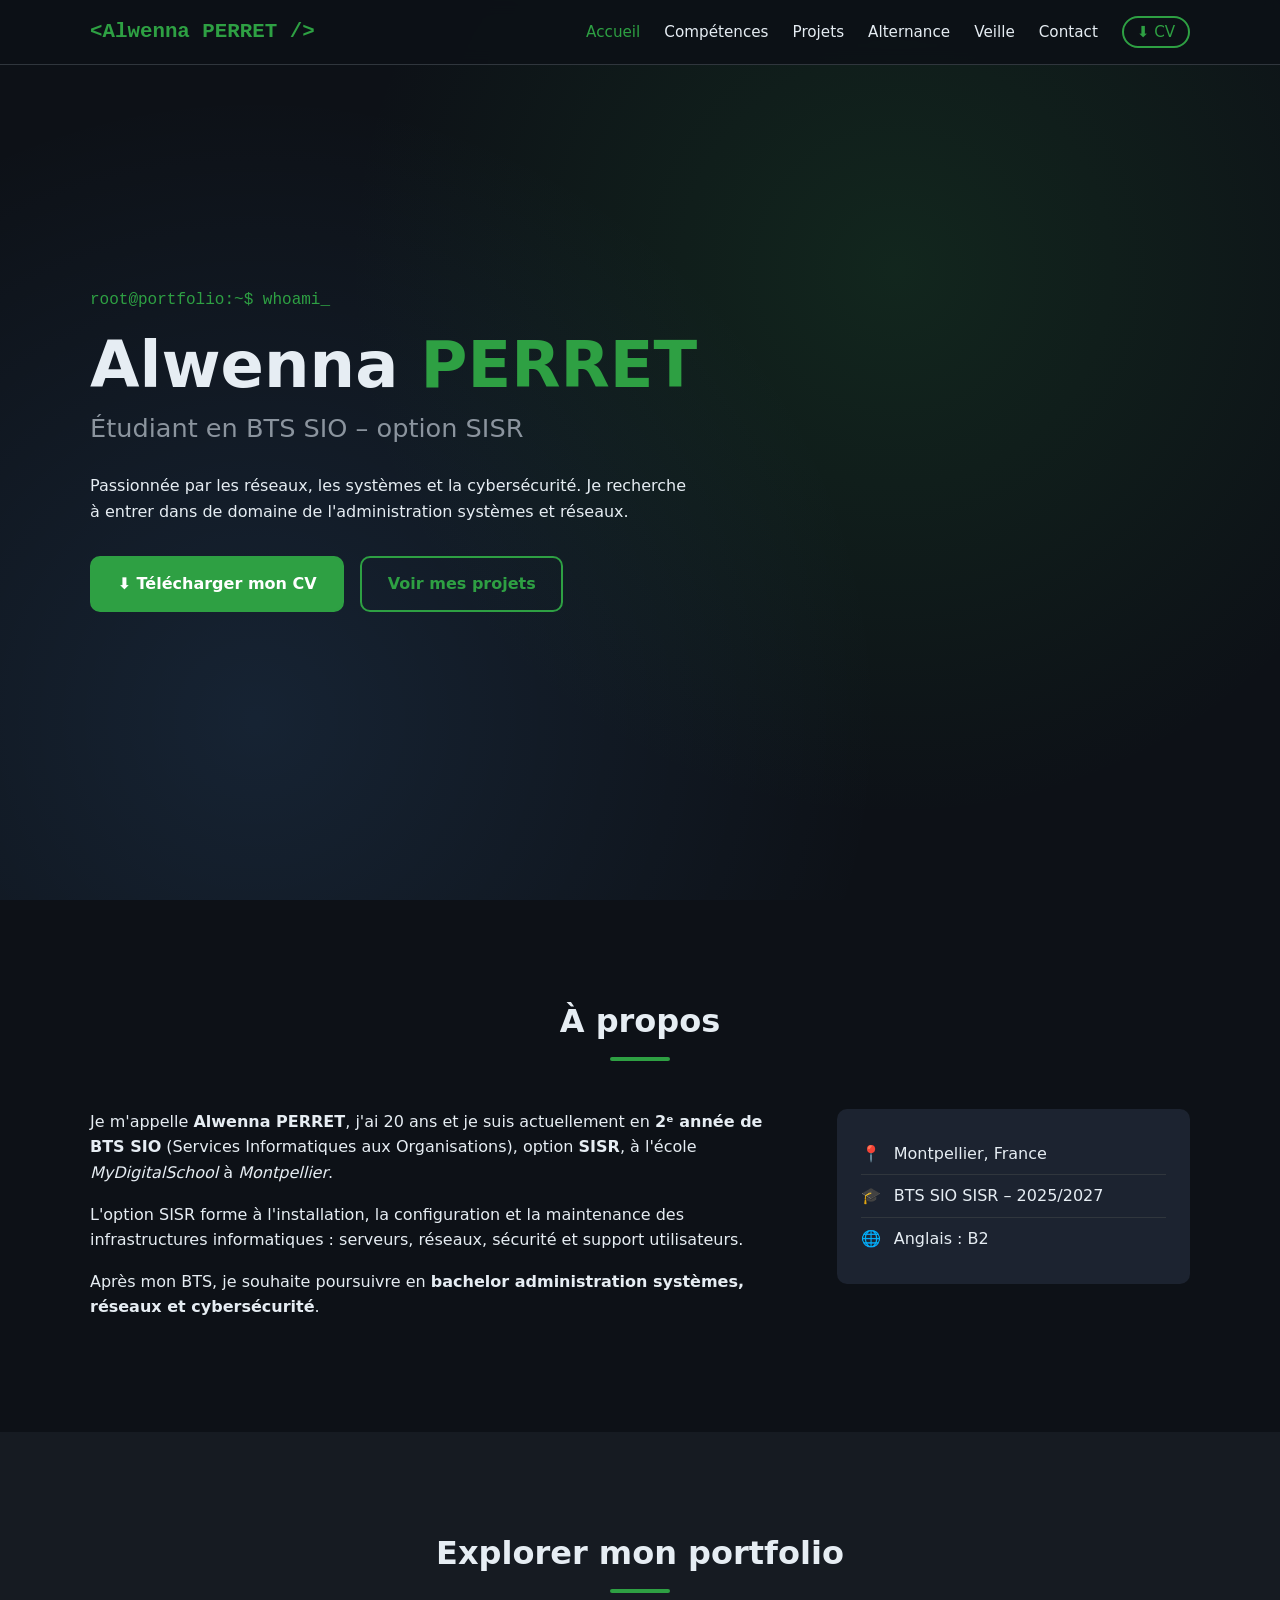
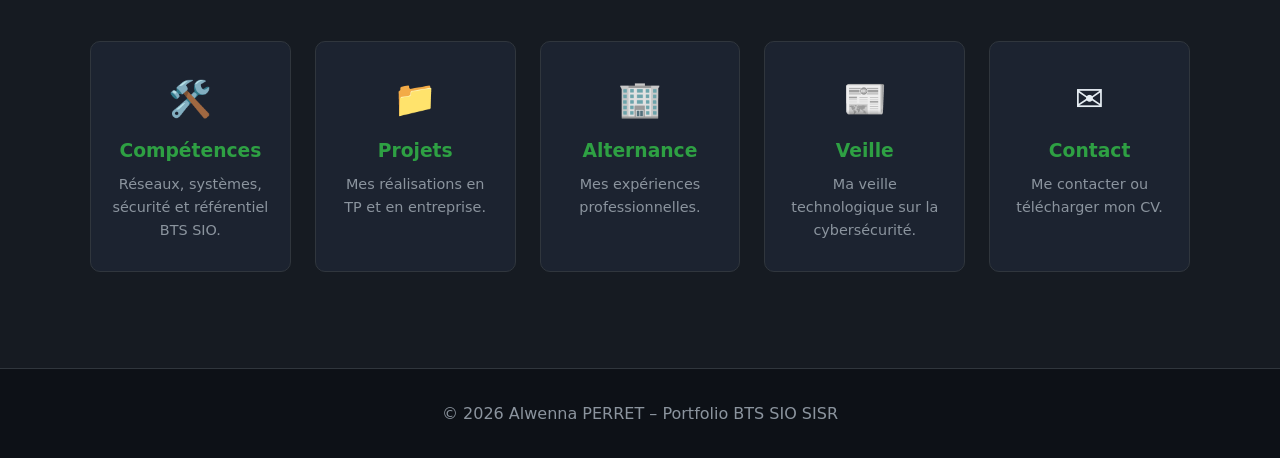
<file: index.html>
<!DOCTYPE html>
<html lang="fr">
<head>
  <meta charset="UTF-8">
  <meta name="viewport" content="width=device-width, initial-scale=1.0">
  <title>Accueil – Alwenna PERRET | BTS SIO SISR</title>
  <link rel="stylesheet" href="style.css">
</head>
<body>

  <!-- ========== MENU ========== -->
  <header class="header">
    <nav class="nav container">
      <a href="index.html" class="logo">&lt;Alwenna PERRET /&gt;</a>
      <button class="burger" id="burger" aria-label="Ouvrir le menu">
        <span></span><span></span><span></span>
      </button>
      <ul class="nav-links" id="navLinks">
        <li><a href="index.html">Accueil</a></li>
        <li><a href="competences.html">Compétences</a></li>
        <li><a href="projets.html">Projets</a></li>
        <li><a href="alternance.html">Alternance</a></li>
        <li><a href="veille.html">Veille</a></li>
        <li><a href="contact.html">Contact</a></li>
        <li><a href="CvAlwennaPerret.pdf" download="CvAlwennaPerret.pdf" class="nav-cv">⬇ CV</a></li>
      </ul>
    </nav>
  </header>

  <main>

    <section class="hero">
      <div class="container hero-content">
        <p class="terminal">root@portfolio:~$ <span id="typing"></span><span class="cursor">_</span></p>
        <h1>Alwenna <span class="accent">PERRET</span></h1>
        <h2>Étudiant en BTS SIO – option SISR</h2>
        <p class="hero-text">Passionnée par les réseaux, les systèmes et la cybersécurité.
          Je recherche à entrer dans de domaine de l'administration systèmes et réseaux.</p>
        <div class="hero-buttons">
          <a href="CvAlwennaPerret.pdf" download="CvAlwennaPerret.pdf" class="btn btn-primary">⬇ Télécharger mon CV</a>
          <a href="projets.html" class="btn btn-outline">Voir mes projets</a>
        </div>
      </div>
    </section>

    <section class="section">
      <div class="container">
        <h2 class="section-title">À propos</h2>
        <div class="about-grid">
          <div class="about-text">
            <p>Je m'appelle <strong>Alwenna PERRET</strong>, j'ai 20 ans et je suis actuellement en
              <strong>2ᵉ année de BTS SIO</strong> (Services Informatiques aux Organisations),
              option <strong>SISR</strong>, à l'école <em>MyDigitalSchool</em> à <em>Montpellier</em>.</p>
            <p>L'option SISR forme à l'installation, la configuration et la maintenance
              des infrastructures informatiques : serveurs, réseaux, sécurité et support utilisateurs.</p>
            <p>Après mon BTS, je souhaite poursuivre en <strong> bachelor
              administration systèmes, réseaux et cybersécurité</strong>.</p>
          </div>
          <ul class="about-info">
            <li><span>📍</span> Montpellier, France</li>
            <li><span>🎓</span> BTS SIO SISR – 2025/2027</li>
            <li><span>🌐</span> Anglais : B2</li>
          </ul>
        </div>
      </div>
    </section>

    <section class="section section-alt">
      <div class="container">
        <h2 class="section-title">Explorer mon portfolio</h2>
        <div class="home-grid">
          <a href="competences.html" class="home-card"><span>🛠️</span><h3>Compétences</h3><p>Réseaux, systèmes, sécurité et référentiel BTS SIO.</p></a>
          <a href="projets.html" class="home-card"><span>📁</span><h3>Projets</h3><p>Mes réalisations en TP et en entreprise.</p></a>
          <a href="stages.html" class="home-card"><span>🏢</span><h3>Alternance</h3><p>Mes expériences professionnelles.</p></a>
          <a href="veille.html" class="home-card"><span>📰</span><h3>Veille</h3><p>Ma veille technologique sur la cybersécurité.</p></a>
          <a href="contact.html" class="home-card"><span>✉️</span><h3>Contact</h3><p>Me contacter ou télécharger mon CV.</p></a>
        </div>
      </div>
    </section>

  </main>

  <button class="back-top" id="backTop" aria-label="Retour en haut">↑</button>

  <footer class="footer">
    <p>© <span id="year"></span> Alwenna PERRET – Portfolio BTS SIO SISR</p>
  </footer>

  <script src="script.js"></script>
</body>
</html>
</file>
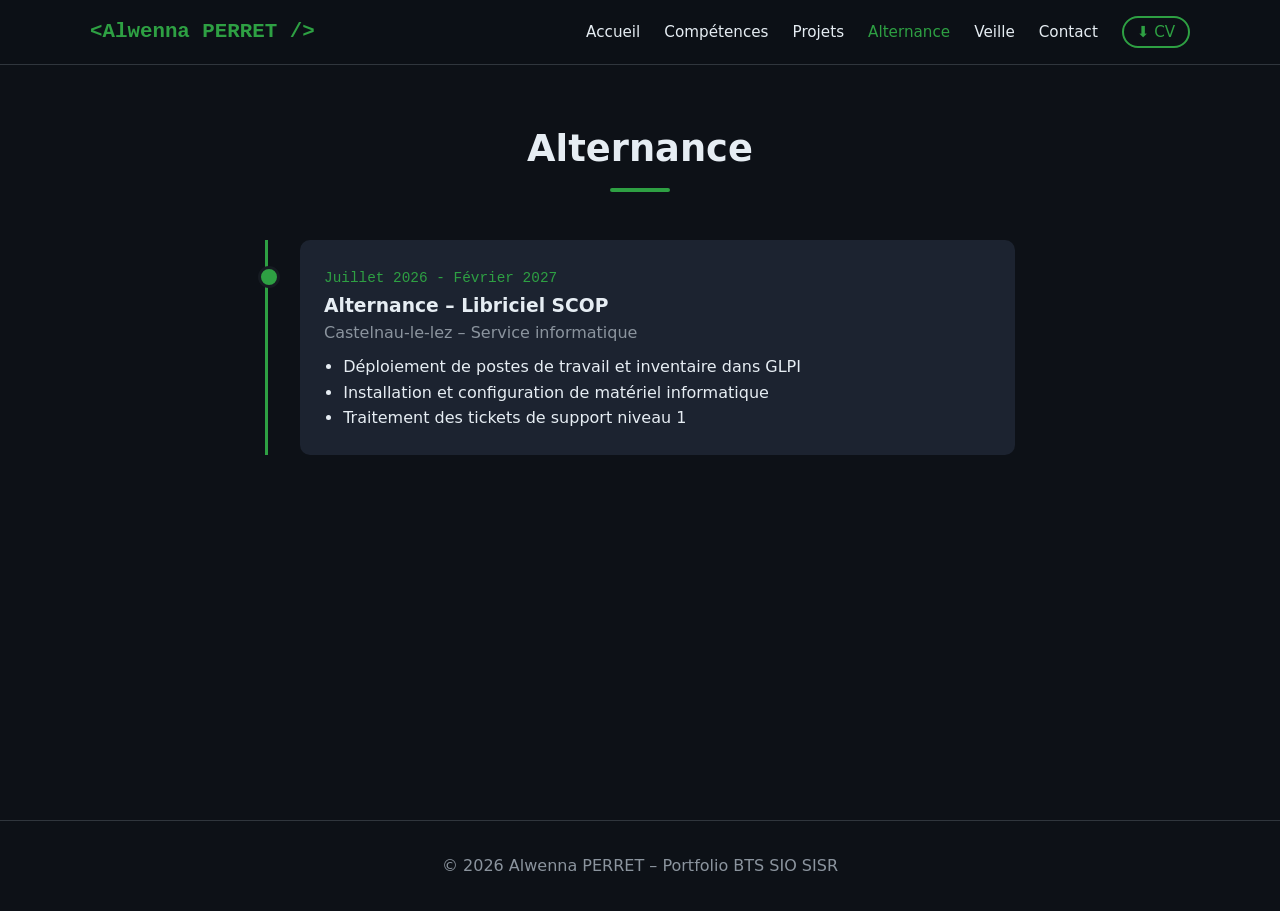
<file: alternance.html>
<!DOCTYPE html>
<html lang="fr">
<head>
  <meta charset="UTF-8">
  <meta name="viewport" content="width=device-width, initial-scale=1.0">
  <title>Stages – Alwenna PERRET | BTS SIO SISR</title>
  <link rel="stylesheet" href="style.css">
</head>
<body>

  <!-- ========== MENU ========== -->
  <header class="header">
    <nav class="nav container">
      <a href="index.html" class="logo">&lt;Alwenna PERRET /&gt;</a>
      <button class="burger" id="burger" aria-label="Ouvrir le menu">
        <span></span><span></span><span></span>
      </button>
      <ul class="nav-links" id="navLinks">
        <li><a href="index.html">Accueil</a></li>
        <li><a href="competences.html">Compétences</a></li>
        <li><a href="projets.html">Projets</a></li>
        <li><a href="alternance.html">Alternance</a></li>
        <li><a href="veille.html">Veille</a></li>
        <li><a href="contact.html">Contact</a></li>
        <li><a href="CvAlwennaPerret.pdf" download="CvAlwennaPerret.pdf" class="nav-cv">⬇ CV</a></li>
      </ul>
    </nav>
  </header>

  <main>

    <section class="section page">
      <div class="container">
        <h1 class="section-title">Alternance</h1>
        <div class="timeline">
          <div class="timeline-item">
            <span class="timeline-date">Juillet 2026 - Février 2027</span>
            <h3>Alternance  – Libriciel SCOP</h3>
            <p>Castelnau-le-lez – Service informatique</p>
            <ul>
              <li>Déploiement de postes de travail et inventaire dans GLPI</li>
              <li>Installation et configuration de matériel informatique</li>
              <li>Traitement des tickets de support niveau 1</li>
            </ul>
          </div>
        </div>
      </div>
    </section>

  </main>

  <button class="back-top" id="backTop" aria-label="Retour en haut">↑</button>

  <footer class="footer">
    <p>© <span id="year"></span> Alwenna PERRET – Portfolio BTS SIO SISR</p>
  </footer>

  <script src="script.js"></script>
</body>
</html>
</file>
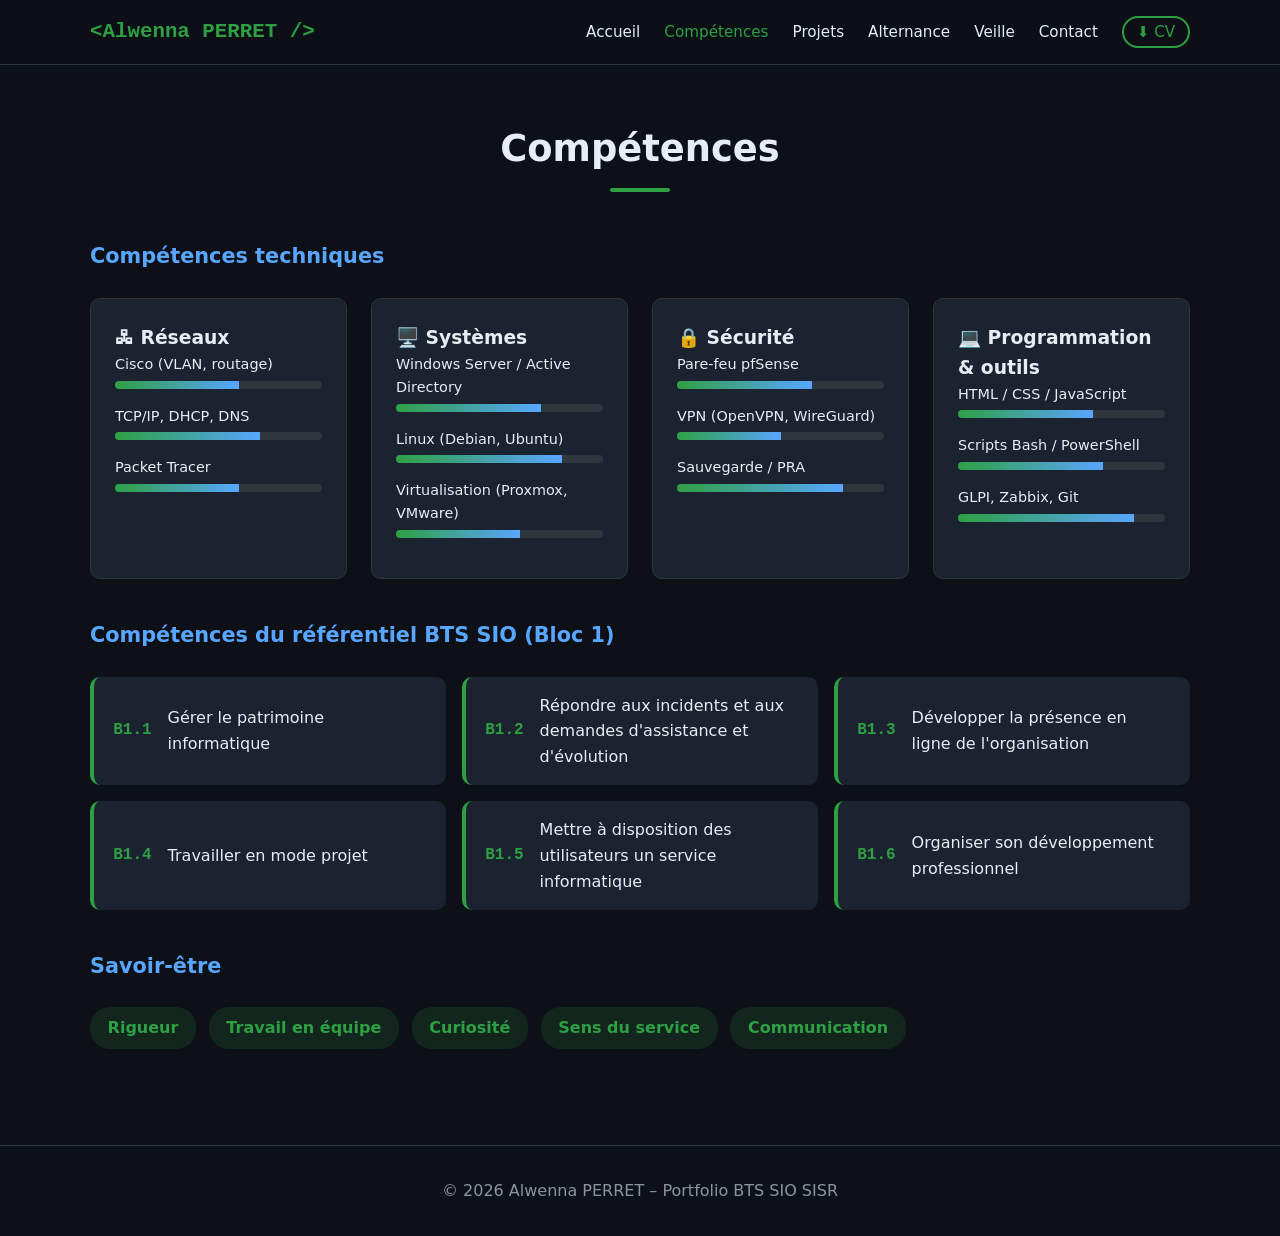
<file: competences.html>
<!DOCTYPE html>
<html lang="fr">
<head>
  <meta charset="UTF-8">
  <meta name="viewport" content="width=device-width, initial-scale=1.0">
  <title>Compétences – Alwenna PERRET | BTS SIO SISR</title>
  <link rel="stylesheet" href="style.css">
</head>
<body>

  <!-- ========== MENU ========== -->
  <header class="header">
    <nav class="nav container">
      <a href="index.html" class="logo">&lt;Alwenna PERRET /&gt;</a>
      <button class="burger" id="burger" aria-label="Ouvrir le menu">
        <span></span><span></span><span></span>
      </button>
      <ul class="nav-links" id="navLinks">
        <li><a href="index.html">Accueil</a></li>
        <li><a href="competences.html">Compétences</a></li>
        <li><a href="projets.html">Projets</a></li>
        <li><a href="alternance.html">Alternance</a></li>
        <li><a href="veille.html">Veille</a></li>
        <li><a href="contact.html">Contact</a></li>
        <li><a href="CvAlwennaPerret.pdf" download="CvAlwennaPerret.pdf" class="nav-cv">⬇ CV</a></li>
      </ul>
    </nav>
  </header>

  <main>

    <section class="section page">
      <div class="container">
        <h1 class="section-title">Compétences</h1>

        <h2 class="sub-title">Compétences techniques</h2>
        <div class="skills-grid">
          <div class="skill-card">
            <h3>🖧 Réseaux</h3>
            <div class="skill"><span>Cisco (VLAN, routage)</span><div class="bar"><div class="fill" data-level="60"></div></div></div>
            <div class="skill"><span>TCP/IP, DHCP, DNS</span><div class="bar"><div class="fill" data-level="70"></div></div></div>
            <div class="skill"><span>Packet Tracer </span><div class="bar"><div class="fill" data-level="60"></div></div></div>
          </div>
          <div class="skill-card">
            <h3>🖥️ Systèmes</h3>
            <div class="skill"><span>Windows Server / Active Directory</span><div class="bar"><div class="fill" data-level="70"></div></div></div>
            <div class="skill"><span>Linux (Debian, Ubuntu)</span><div class="bar"><div class="fill" data-level="80"></div></div></div>
            <div class="skill"><span>Virtualisation (Proxmox, VMware)</span><div class="bar"><div class="fill" data-level="60"></div></div></div>
          </div>
          <div class="skill-card">
            <h3>🔒 Sécurité</h3>
            <div class="skill"><span>Pare-feu pfSense</span><div class="bar"><div class="fill" data-level="65"></div></div></div>
            <div class="skill"><span>VPN (OpenVPN, WireGuard)</span><div class="bar"><div class="fill" data-level="50"></div></div></div>
            <div class="skill"><span>Sauvegarde / PRA</span><div class="bar"><div class="fill" data-level="80"></div></div></div>
          </div>
          <div class="skill-card">
            <h3>💻 Programmation & outils</h3>
            <div class="skill"><span>HTML / CSS / JavaScript</span><div class="bar"><div class="fill" data-level="65"></div></div></div>
            <div class="skill"><span>Scripts Bash / PowerShell</span><div class="bar"><div class="fill" data-level="70"></div></div></div>
            <div class="skill"><span>GLPI, Zabbix, Git</span><div class="bar"><div class="fill" data-level="85"></div></div></div>
          </div>
        </div>

        <h2 class="sub-title">Compétences du référentiel BTS SIO (Bloc 1)</h2>
        <div class="ref-grid">
          <div class="ref-card"><span class="ref-num">B1.1</span>Gérer le patrimoine informatique</div>
          <div class="ref-card"><span class="ref-num">B1.2</span>Répondre aux incidents et aux demandes d'assistance et d'évolution</div>
          <div class="ref-card"><span class="ref-num">B1.3</span>Développer la présence en ligne de l'organisation</div>
          <div class="ref-card"><span class="ref-num">B1.4</span>Travailler en mode projet</div>
          <div class="ref-card"><span class="ref-num">B1.5</span>Mettre à disposition des utilisateurs un service informatique</div>
          <div class="ref-card"><span class="ref-num">B1.6</span>Organiser son développement professionnel</div>
        </div>

        <h2 class="sub-title">Savoir-être</h2>
        <div class="soft-grid">
          <span class="soft">Rigueur</span><span class="soft">Travail en équipe</span>
          <span class="soft">Curiosité</span><span class="soft">Sens du service</span><span class="soft">Communication</span>
        </div>
      </div>
    </section>

  </main>

  <button class="back-top" id="backTop" aria-label="Retour en haut">↑</button>

  <footer class="footer">
    <p>© <span id="year"></span> Alwenna PERRET – Portfolio BTS SIO SISR</p>
  </footer>

  <script src="script.js"></script>
</body>
</html>
</file>
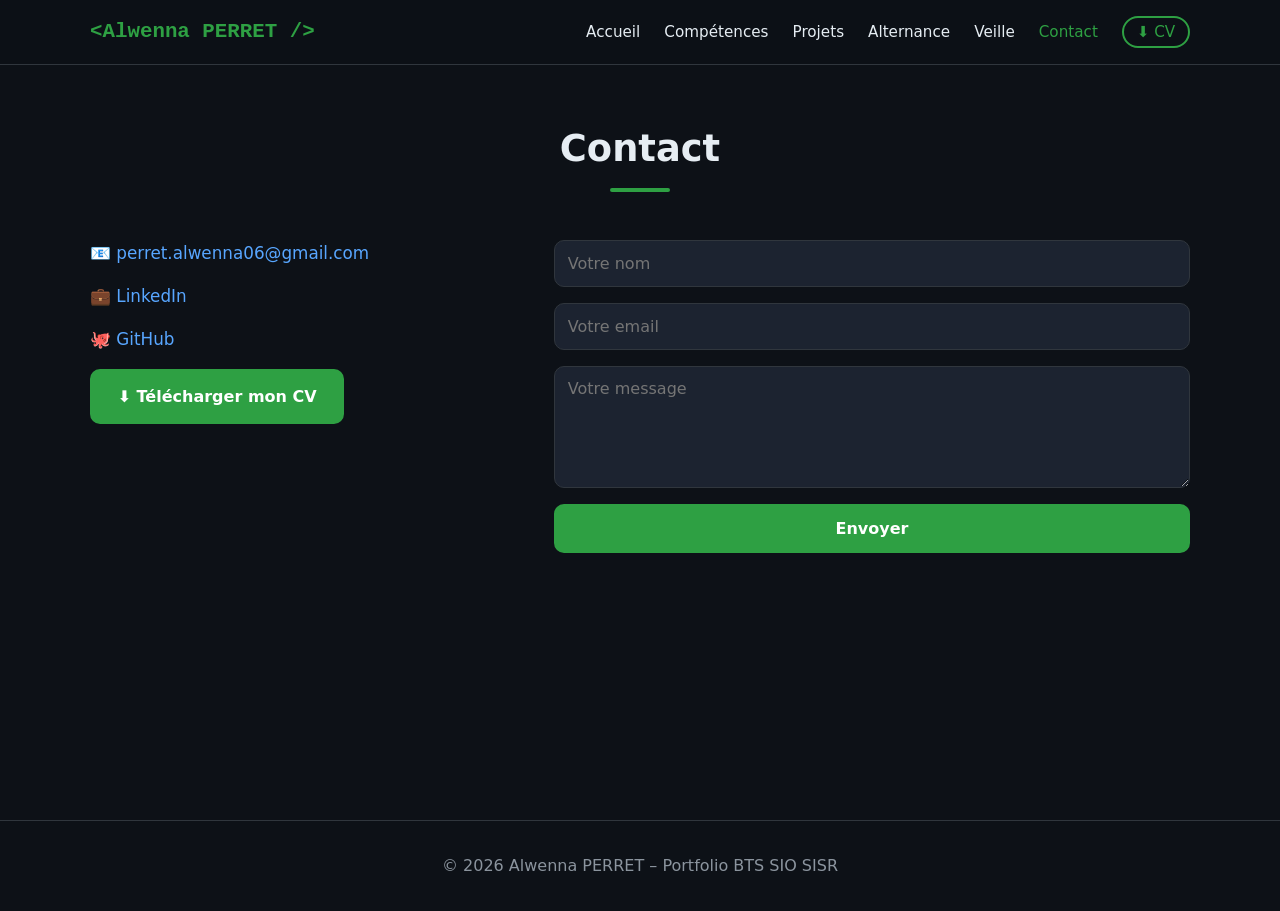
<file: contact.html>
<!DOCTYPE html>
<html lang="fr">
<head>
  <meta charset="UTF-8">
  <meta name="viewport" content="width=device-width, initial-scale=1.0">
  <title>Contact – Alwenna PERRET | BTS SIO SISR</title>
  <link rel="stylesheet" href="style.css">
</head>
<body>

  <!-- ========== MENU ========== -->
  <header class="header">
    <nav class="nav container">
      <a href="index.html" class="logo">&lt;Alwenna PERRET /&gt;</a>
      <button class="burger" id="burger" aria-label="Ouvrir le menu">
        <span></span><span></span><span></span>
      </button>
      <ul class="nav-links" id="navLinks">
        <li><a href="index.html">Accueil</a></li>
        <li><a href="competences.html">Compétences</a></li>
        <li><a href="projets.html">Projets</a></li>
        <li><a href="alternance.html">Alternance</a></li>
        <li><a href="veille.html">Veille</a></li>
        <li><a href="contact.html">Contact</a></li>
        <li><a href="CvAlwennaPerret.pdf" download="CvAlwennaPerret.pdf" class="nav-cv">⬇ CV</a></li>
      </ul>
    </nav>
  </header>

  <main>

    <section class="section page">
      <div class="container">
        <h1 class="section-title">Contact</h1>
        <div class="contact-grid">
          <div class="contact-info">
            <p>📧 <a href="mailto:perret.alwenna06@gmail.com">perret.alwenna06@gmail.com</a></p>
            <p>💼 <a href="https://www.linkedin.com/in/alwenna-perret-4866b2327" target="_blank" rel="noopener">LinkedIn</a></p>
            <p>🐙 <a href="https://github.com/alwenna-perret" target="_blank" rel="noopener">GitHub</a></p>
            <a href="cv.pdf" download="Cv Alternance.pdf" class="btn btn-primary">⬇ Télécharger mon CV</a>
          </div>
          <form class="contact-form" id="contactForm" novalidate>
            <input type="text" id="nom" placeholder="Votre nom" required>
            <input type="email" id="email" placeholder="Votre email" required>
            <textarea id="message" rows="5" placeholder="Votre message" required></textarea>
            <button type="submit" class="btn btn-primary">Envoyer</button>
            <p class="form-msg" id="formMsg"></p>
          </form>
        </div>
      </div>
    </section>

  </main>

  <button class="back-top" id="backTop" aria-label="Retour en haut">↑</button>

  <footer class="footer">
    <p>© <span id="year"></span> Alwenna PERRET – Portfolio BTS SIO SISR</p>
  </footer>

  <script src="script.js"></script>
</body>
</html>
</file>
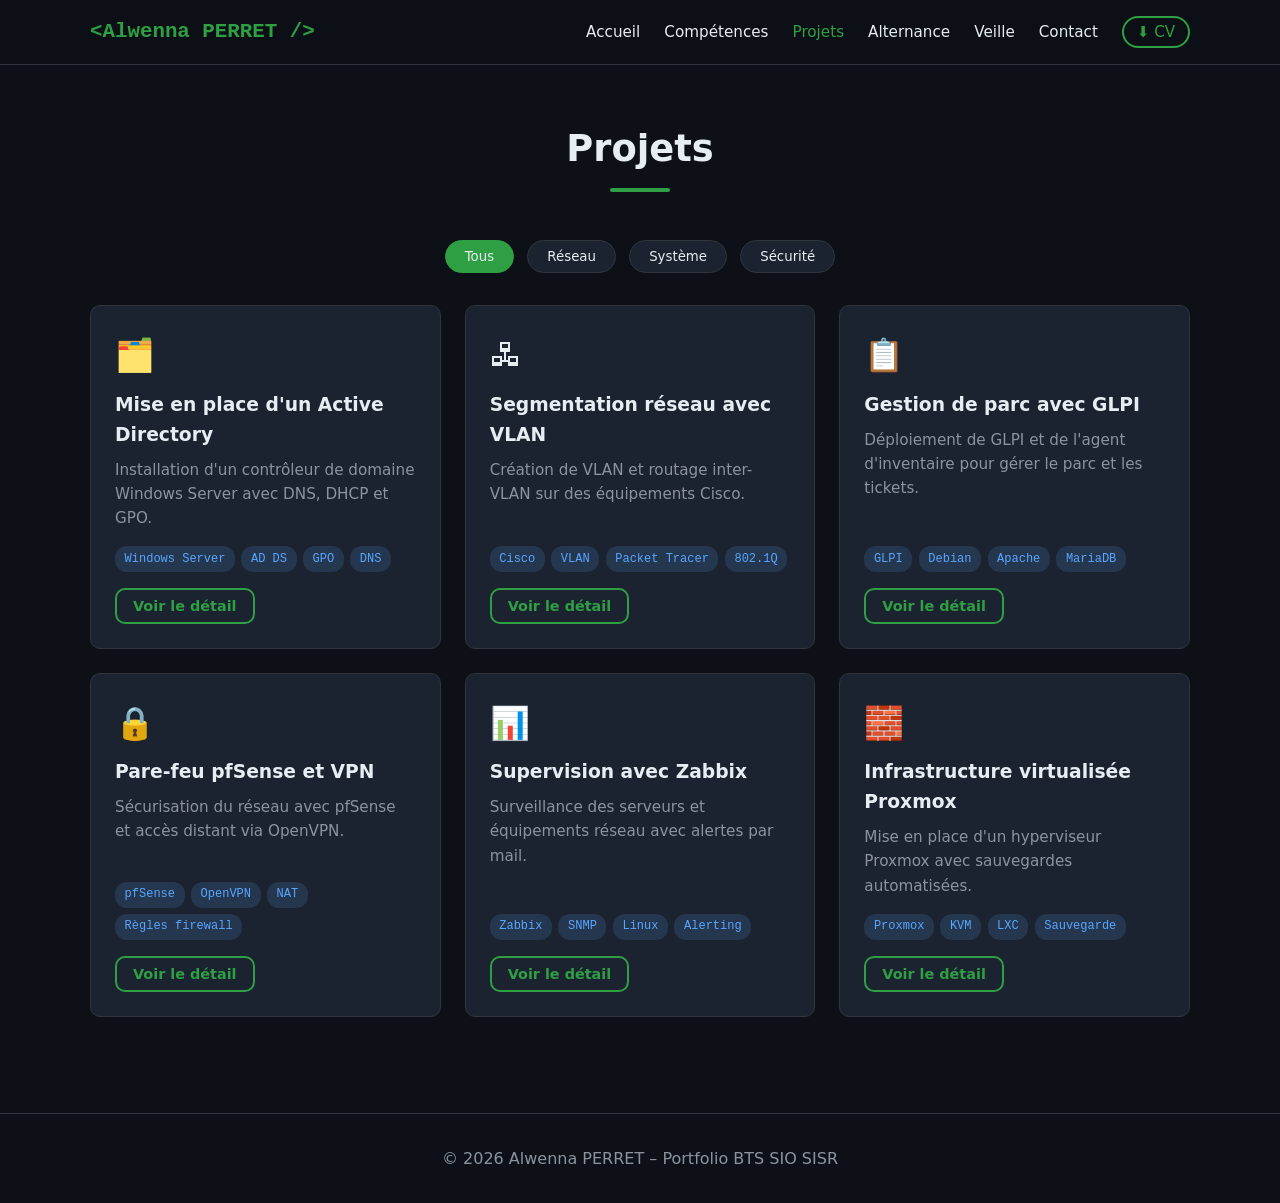
<file: projets.html>
<!DOCTYPE html>
<html lang="fr">
<head>
  <meta charset="UTF-8">
  <meta name="viewport" content="width=device-width, initial-scale=1.0">
  <title>Projets – Alwenna PERRET | BTS SIO SISR</title>
  <link rel="stylesheet" href="style.css">
</head>
<body>

  <!-- ========== MENU ========== -->
  <header class="header">
    <nav class="nav container">
      <a href="index.html" class="logo">&lt;Alwenna PERRET /&gt;</a>
      <button class="burger" id="burger" aria-label="Ouvrir le menu">
        <span></span><span></span><span></span>
      </button>
      <ul class="nav-links" id="navLinks">
        <li><a href="index.html">Accueil</a></li>
        <li><a href="competences.html">Compétences</a></li>
        <li><a href="projets.html">Projets</a></li>
        <li><a href="alternance.html">Alternance</a></li>
        <li><a href="veille.html">Veille</a></li>
        <li><a href="contact.html">Contact</a></li>
        <li><a href="CvAlwennaPerret.pdf" download="CvAlwennaPerret.pdf" class="nav-cv">⬇ CV</a></li>
      </ul>
    </nav>
  </header>

  <main>

    <section class="section page">
      <div class="container">
        <h1 class="section-title">Projets</h1>
        <div class="filters">
          <button class="filter active" data-filter="all">Tous</button>
          <button class="filter" data-filter="reseau">Réseau</button>
          <button class="filter" data-filter="systeme">Système</button>
          <button class="filter" data-filter="securite">Sécurité</button>
        </div>
        <!-- Les cartes sont générées par script.js à partir du tableau "projets" -->
        <div class="projects-grid" id="projectsGrid"></div>
      </div>
    </section>

  </main>

  <!-- ========== FENÊTRE DÉTAIL PROJET ========== -->
  <div class="modal" id="modal">
    <div class="modal-content">
      <button class="modal-close" id="modalClose" aria-label="Fermer">&times;</button>
      <div id="modalBody"></div>
    </div>
  </div>

  <button class="back-top" id="backTop" aria-label="Retour en haut">↑</button>

  <footer class="footer">
    <p>© <span id="year"></span> Alwenna PERRET – Portfolio BTS SIO SISR</p>
  </footer>

  <script src="script.js"></script>
</body>
</html>
</file>
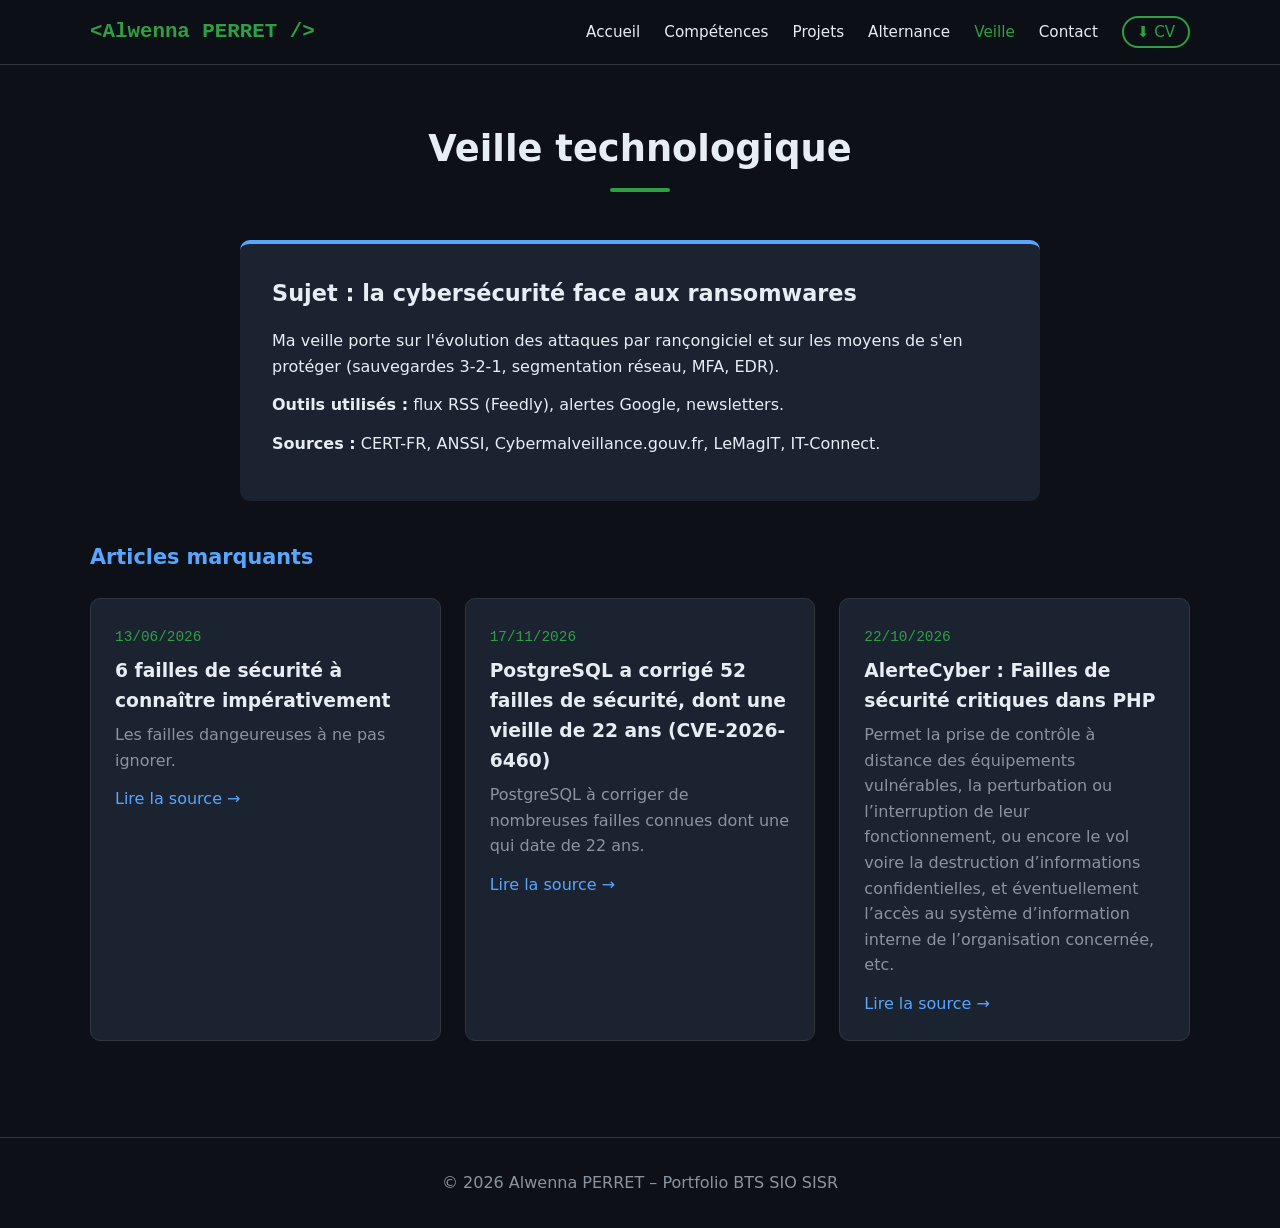
<file: veille.html>
<!DOCTYPE html>
<html lang="fr">
<head>
  <meta charset="UTF-8">
  <meta name="viewport" content="width=device-width, initial-scale=1.0">
  <title>Veille technologique – Alwenna PERRET | BTS SIO SISR</title>
  <link rel="stylesheet" href="style.css">
</head>
<body>

  <!-- ========== MENU ========== -->
  <header class="header">
    <nav class="nav container">
      <a href="index.html" class="logo">&lt;Alwenna PERRET /&gt;</a>
      <button class="burger" id="burger" aria-label="Ouvrir le menu">
        <span></span><span></span><span></span>
      </button>
      <ul class="nav-links" id="navLinks">
        <li><a href="index.html">Accueil</a></li>
        <li><a href="competences.html">Compétences</a></li>
        <li><a href="projets.html">Projets</a></li>
        <li><a href="alternance.html">Alternance</a></li>
        <li><a href="veille.html">Veille</a></li>
        <li><a href="contact.html">Contact</a></li>
        <li><a href="cv.pdf" download="CvAlwennaPerret.pdf" class="nav-cv">⬇ CV</a></li>
      </ul>
    </nav>
  </header>

  <main>

    <section class="section page">
      <div class="container">
        <h1 class="section-title">Veille technologique</h1>
        <div class="veille-box">
          <h2>Sujet : la cybersécurité face aux ransomwares</h2>
          <p>Ma veille porte sur l'évolution des attaques par rançongiciel et sur les moyens
            de s'en protéger (sauvegardes 3-2-1, segmentation réseau, MFA, EDR).</p>
          <p><strong>Outils utilisés :</strong> flux RSS (Feedly), alertes Google, newsletters.</p>
          <p><strong>Sources :</strong> CERT-FR, ANSSI, Cybermalveillance.gouv.fr, LeMagIT, IT-Connect.</p>
        </div>

        <h2 class="sub-title">Articles marquants</h2>
        <div class="articles">
          <article class="article-card">
            <span class="timeline-date">13/06/2026</span>
            <h3>6 failles de sécurité à connaître impérativement</h3>
            <p>Les failles dangeureuses à ne pas ignorer.</p>
            <a href="https://www.cyberuniversity.com/post/failles-de-securite-connaitre" target="_blank" rel="noopener">Lire la source →</a>
          </article>
          <article class="article-card">
            <span class="timeline-date">17/11/2026</span>
            <h3>PostgreSQL a corrigé 52 failles de sécurité, dont une vieille de 22 ans (CVE-2026-6460) </h3>
            <p>PostgreSQL à corriger de nombreuses failles connues dont une qui date de 22 ans.</p>
            <a href="https://www.it-connect.fr/postgresql-52-failles-cve-2026-6460-mise-a-jour/" target="_blank" rel="noopener">Lire la source →</a>
          </article>
          <article class="article-card">
            <span class="timeline-date">22/10/2026</span>
            <h3>AlerteCyber : Failles de sécurité critiques dans PHP</h3>
            <p>Permet la prise de contrôle à distance des équipements vulnérables, la perturbation ou l’interruption de leur fonctionnement, ou encore le vol voire la destruction d’informations confidentielles, et éventuellement l’accès au système d’information interne de l’organisation concernée, etc. </p>
            <a href="https://www.cybermalveillance.gouv.fr/tous-nos-contenus/actualites/alerte-cyber-failles-de-securite-critiques-dans-php-202610" target="_blank" rel="noopener">Lire la source →</a>
          </article>
        </div>
      </div>
    </section>

  </main>

  <button class="back-top" id="backTop" aria-label="Retour en haut">↑</button>

  <footer class="footer">
    <p>© <span id="year"></span> Alwenna PERRET – Portfolio BTS SIO SISR</p>
  </footer>

  <script src="script.js"></script>
</body>
</html>
</file>
<file: style.css>
/* ===================== VARIABLES ===================== */
:root {
  --bg: #0d1117;
  --bg-alt: #161b22;
  --card: #1c2330;
  --text: #e6edf3;
  --muted: #8b949e;
  --accent: #2ea043;
  --accent-2: #58a6ff;
  --radius: 10px;
  --font: "Segoe UI", system-ui, -apple-system, sans-serif;
  --mono: "Consolas", "Courier New", monospace;
}

* { margin: 0; padding: 0; box-sizing: border-box; }
html { scroll-behavior: smooth; }
body { font-family: var(--font); background: var(--bg); color: var(--text); line-height: 1.6; }
a { color: var(--accent-2); text-decoration: none; }
a:hover { text-decoration: underline; }
.container { width: 90%; max-width: 1100px; margin: 0 auto; }
.accent { color: var(--accent); }
.center { text-align: center; margin-top: 2rem; }

/* ===================== NAVIGATION ===================== */
.header {
  position: fixed; top: 0; width: 100%; z-index: 100;
  background: rgba(13, 17, 23, 0.9); backdrop-filter: blur(8px);
  border-bottom: 1px solid #30363d;
}
.nav { display: flex; justify-content: space-between; align-items: center; height: 64px; }
.logo { font-family: var(--mono); font-size: 1.3rem; font-weight: bold; color: var(--accent); }
.logo:hover { text-decoration: none; }
.nav-links { display: flex; list-style: none; gap: 1.5rem; }
.nav-links a { color: var(--text); font-size: 0.95rem; transition: color .2s; }
.nav-links a:hover, .nav-links a.active { color: var(--accent); text-decoration: none; }
.burger { display: none; background: none; border: none; cursor: pointer; flex-direction: column; gap: 5px; }
.burger span { width: 26px; height: 3px; background: var(--text); border-radius: 2px; transition: .3s; }

/* ===================== ACCUEIL ===================== */
.hero {
  min-height: 100vh; display: flex; align-items: center;
  background: radial-gradient(circle at 70% 30%, rgba(46,160,67,.15), transparent 50%),
              radial-gradient(circle at 20% 80%, rgba(88,166,255,.12), transparent 50%);
}
.terminal { font-family: var(--mono); color: var(--accent); margin-bottom: 1rem; }
.cursor { animation: blink 1s infinite; }
@keyframes blink { 50% { opacity: 0; } }
.hero h1 { font-size: clamp(2.5rem, 6vw, 4rem); line-height: 1.1; }
.hero h2 { font-size: clamp(1.2rem, 3vw, 1.6rem); color: var(--muted); font-weight: 400; margin: .5rem 0 1.5rem; }
.hero-text { max-width: 600px; margin-bottom: 2rem; }
.hero-buttons { display: flex; gap: 1rem; flex-wrap: wrap; }

/* ===================== BOUTONS ===================== */
.btn {
  display: inline-block; padding: .8rem 1.6rem; border-radius: var(--radius);
  font-weight: 600; cursor: pointer; transition: transform .2s, background .2s; border: 2px solid var(--accent);
  font-size: 1rem; font-family: var(--font);
}
.btn:hover { transform: translateY(-2px); text-decoration: none; }
.btn-primary { background: var(--accent); color: #fff; }
.btn-primary:hover { background: #238636; }
.btn-outline { background: transparent; color: var(--accent); }
.btn-outline:hover { background: rgba(46,160,67,.1); }

/* ===================== SECTIONS ===================== */
.section { padding: 6rem 0; }
.section-alt { background: var(--bg-alt); }
.section-title { font-size: 2rem; text-align: center; margin-bottom: 3rem; position: relative; }
.section-title::after {
  content: ""; display: block; width: 60px; height: 4px; background: var(--accent);
  margin: .6rem auto 0; border-radius: 2px;
}
.sub-title { font-size: 1.3rem; margin: 2.5rem 0 1.5rem; color: var(--accent-2); }

/* Apparition au scroll */
.reveal { opacity: 0; transform: translateY(30px); transition: opacity .7s, transform .7s; }
.reveal.visible { opacity: 1; transform: none; }

/* ===================== À PROPOS ===================== */
.about-grid { display: grid; grid-template-columns: 2fr 1fr; gap: 2.5rem; align-items: start; }
.about-text p { margin-bottom: 1rem; }
.about-info { list-style: none; background: var(--card); padding: 1.5rem; border-radius: var(--radius); }
.about-info li { padding: .5rem 0; border-bottom: 1px solid #30363d; }
.about-info li:last-child { border: none; }
.about-info span { margin-right: .5rem; }

/* ===================== COMPÉTENCES ===================== */
.skills-grid { display: grid; grid-template-columns: repeat(auto-fit, minmax(240px, 1fr)); gap: 1.5rem; }
.skill-card { background: var(--card); padding: 1.5rem; border-radius: var(--radius); border: 1px solid #30363d; }
.skill-card h4 { margin-bottom: 1rem; font-size: 1.1rem; }
.skill { margin-bottom: 1rem; font-size: .9rem; }
.bar { height: 8px; background: #30363d; border-radius: 4px; overflow: hidden; margin-top: .3rem; }
.fill { height: 100%; width: 0; background: linear-gradient(90deg, var(--accent), var(--accent-2)); transition: width 1.2s ease; }

.ref-grid { display: grid; grid-template-columns: repeat(auto-fit, minmax(300px, 1fr)); gap: 1rem; }
.ref-card { background: var(--card); padding: 1rem 1.2rem; border-radius: var(--radius); border-left: 4px solid var(--accent); display: flex; gap: 1rem; align-items: center; }
.ref-num { font-family: var(--mono); color: var(--accent); font-weight: bold; }

/* ===================== PROJETS ===================== */
.filters { display: flex; justify-content: center; gap: .8rem; margin-bottom: 2rem; flex-wrap: wrap; }
.filter {
  background: var(--card); color: var(--text); border: 1px solid #30363d;
  padding: .5rem 1.2rem; border-radius: 20px; cursor: pointer; font-family: var(--font); transition: .2s;
}
.filter:hover, .filter.active { background: var(--accent); border-color: var(--accent); }
.projects-grid { display: grid; grid-template-columns: repeat(auto-fill, minmax(300px, 1fr)); gap: 1.5rem; }
.project-card {
  background: var(--card); border-radius: var(--radius); padding: 1.5rem; border: 1px solid #30363d;
  display: flex; flex-direction: column; transition: transform .25s, border-color .25s;
}
.project-card:hover { transform: translateY(-5px); border-color: var(--accent); }
.project-card.hidden { display: none; }
.project-icon { font-size: 2rem; margin-bottom: .5rem; }
.project-card h3 { margin-bottom: .5rem; }
.project-card p { color: var(--muted); font-size: .95rem; flex-grow: 1; }
.tags { display: flex; flex-wrap: wrap; gap: .4rem; margin: 1rem 0; }
.tag { background: rgba(88,166,255,.15); color: var(--accent-2); font-size: .75rem; padding: .2rem .6rem; border-radius: 12px; font-family: var(--mono); }
.project-card .btn { padding: .5rem 1rem; font-size: .9rem; align-self: flex-start; }

/* ===================== MODAL ===================== */
.modal {
  display: none; position: fixed; inset: 0; background: rgba(0,0,0,.75); z-index: 200;
  align-items: center; justify-content: center; padding: 1rem;
}
.modal.open { display: flex; }
.modal-content {
  background: var(--bg-alt); border-radius: var(--radius); padding: 2rem; max-width: 650px; width: 100%;
  max-height: 85vh; overflow-y: auto; position: relative; border: 1px solid #30363d;
}
.modal-close { position: absolute; top: 1rem; right: 1rem; background: none; border: none; color: var(--text); font-size: 2rem; cursor: pointer; }
.modal-content h3 { margin-bottom: 1rem; color: var(--accent); }
.modal-content h4 { margin: 1.2rem 0 .5rem; color: var(--accent-2); }
.modal-content ul { padding-left: 1.2rem; }

/* ===================== STAGES ===================== */
.timeline { position: relative; max-width: 750px; margin: 0 auto; padding-left: 2rem; border-left: 3px solid var(--accent); }
.timeline-item { position: relative; margin-bottom: 2.5rem; background: var(--card); padding: 1.5rem; border-radius: var(--radius); }
.timeline-item::before {
  content: ""; position: absolute; left: calc(-2rem - 10px); top: 1.6rem;
  width: 16px; height: 16px; background: var(--accent); border-radius: 50%; border: 3px solid var(--bg-alt);
}
.timeline-date { font-family: var(--mono); color: var(--accent); font-size: .9rem; }
.timeline-item p { color: var(--muted); margin-bottom: .5rem; }
.timeline-item ul { padding-left: 1.2rem; }

/* ===================== VEILLE ===================== */
.veille-box { background: var(--card); padding: 2rem; border-radius: var(--radius); max-width: 800px; margin: 0 auto; border-top: 4px solid var(--accent-2); }
.veille-box h3 { margin-bottom: 1rem; }
.veille-box p { margin-bottom: .8rem; }

/* ===================== CONTACT ===================== */
.contact-grid { display: grid; grid-template-columns: 1fr 1.5fr; gap: 2.5rem; }
.contact-info p { margin-bottom: 1rem; font-size: 1.05rem; }
.contact-form { display: flex; flex-direction: column; gap: 1rem; }
.contact-form input, .contact-form textarea {
  background: var(--card); border: 1px solid #30363d; color: var(--text);
  padding: .8rem; border-radius: var(--radius); font-family: var(--font); font-size: 1rem;
}
.contact-form input:focus, .contact-form textarea:focus { outline: none; border-color: var(--accent); }
.form-msg { font-size: .9rem; min-height: 1.2rem; }
.form-msg.error { color: #f85149; }
.form-msg.success { color: var(--accent); }

/* ===================== DIVERS ===================== */
.back-top {
  position: fixed; bottom: 1.5rem; right: 1.5rem; width: 45px; height: 45px; border-radius: 50%;
  background: var(--accent); color: #fff; border: none; font-size: 1.3rem; cursor: pointer;
  opacity: 0; pointer-events: none; transition: opacity .3s;
}
.back-top.show { opacity: 1; pointer-events: auto; }
.footer { text-align: center; padding: 2rem 0; color: var(--muted); border-top: 1px solid #30363d; }

/* ===================== MULTI-PAGES ===================== */
/* Les pages internes commencent sous le menu fixe */
.page { padding-top: 120px; min-height: calc(100vh - 80px); }
h1.section-title { font-size: 2.3rem; }

/* Bouton CV dans le menu */
.nav-links a.nav-cv {
  border: 2px solid var(--accent); padding: .3rem .8rem; border-radius: 20px; color: var(--accent);
}
.nav-links a.nav-cv:hover { background: var(--accent); color: #fff; }

/* Cartes de l'accueil qui mènent vers les autres pages */
.home-grid { display: grid; grid-template-columns: repeat(auto-fit, minmax(190px, 1fr)); gap: 1.5rem; }
.home-card {
  background: var(--card); border: 1px solid #30363d; border-radius: var(--radius);
  padding: 1.8rem 1.2rem; text-align: center; color: var(--text); transition: transform .25s, border-color .25s;
}
.home-card:hover { transform: translateY(-5px); border-color: var(--accent); text-decoration: none; }
.home-card span { font-size: 2.2rem; }
.home-card h3 { margin: .6rem 0 .4rem; color: var(--accent); }
.home-card p { color: var(--muted); font-size: .9rem; }

/* Savoir-être */
.soft-grid { display: flex; flex-wrap: wrap; gap: .8rem; }
.soft { background: rgba(46,160,67,.15); color: var(--accent); padding: .5rem 1.1rem; border-radius: 20px; font-weight: 600; }

/* Articles de veille */
.veille-box h2 { margin-bottom: 1rem; font-size: 1.4rem; }
.articles { display: grid; grid-template-columns: repeat(auto-fit, minmax(260px, 1fr)); gap: 1.5rem; }
.article-card { background: var(--card); padding: 1.5rem; border-radius: var(--radius); border: 1px solid #30363d; }
.article-card h3 { margin: .4rem 0; }
.article-card p { color: var(--muted); margin-bottom: .8rem; }

/* ===================== RESPONSIVE ===================== */
@media (max-width: 800px) {
  .burger { display: flex; }
  .nav-links {
    position: fixed; top: 64px; right: 0; height: calc(100vh - 64px); width: 70%;
    background: var(--bg-alt); flex-direction: column; padding: 2rem; gap: 1.5rem;
    transform: translateX(100%); transition: transform .3s;
  }
  .nav-links.open { transform: translateX(0); }
  .burger.open span:nth-child(1) { transform: rotate(45deg) translate(5px, 6px); }
  .burger.open span:nth-child(2) { opacity: 0; }
  .burger.open span:nth-child(3) { transform: rotate(-45deg) translate(5px, -6px); }
  .about-grid, .contact-grid { grid-template-columns: 1fr; }
}
</file>
